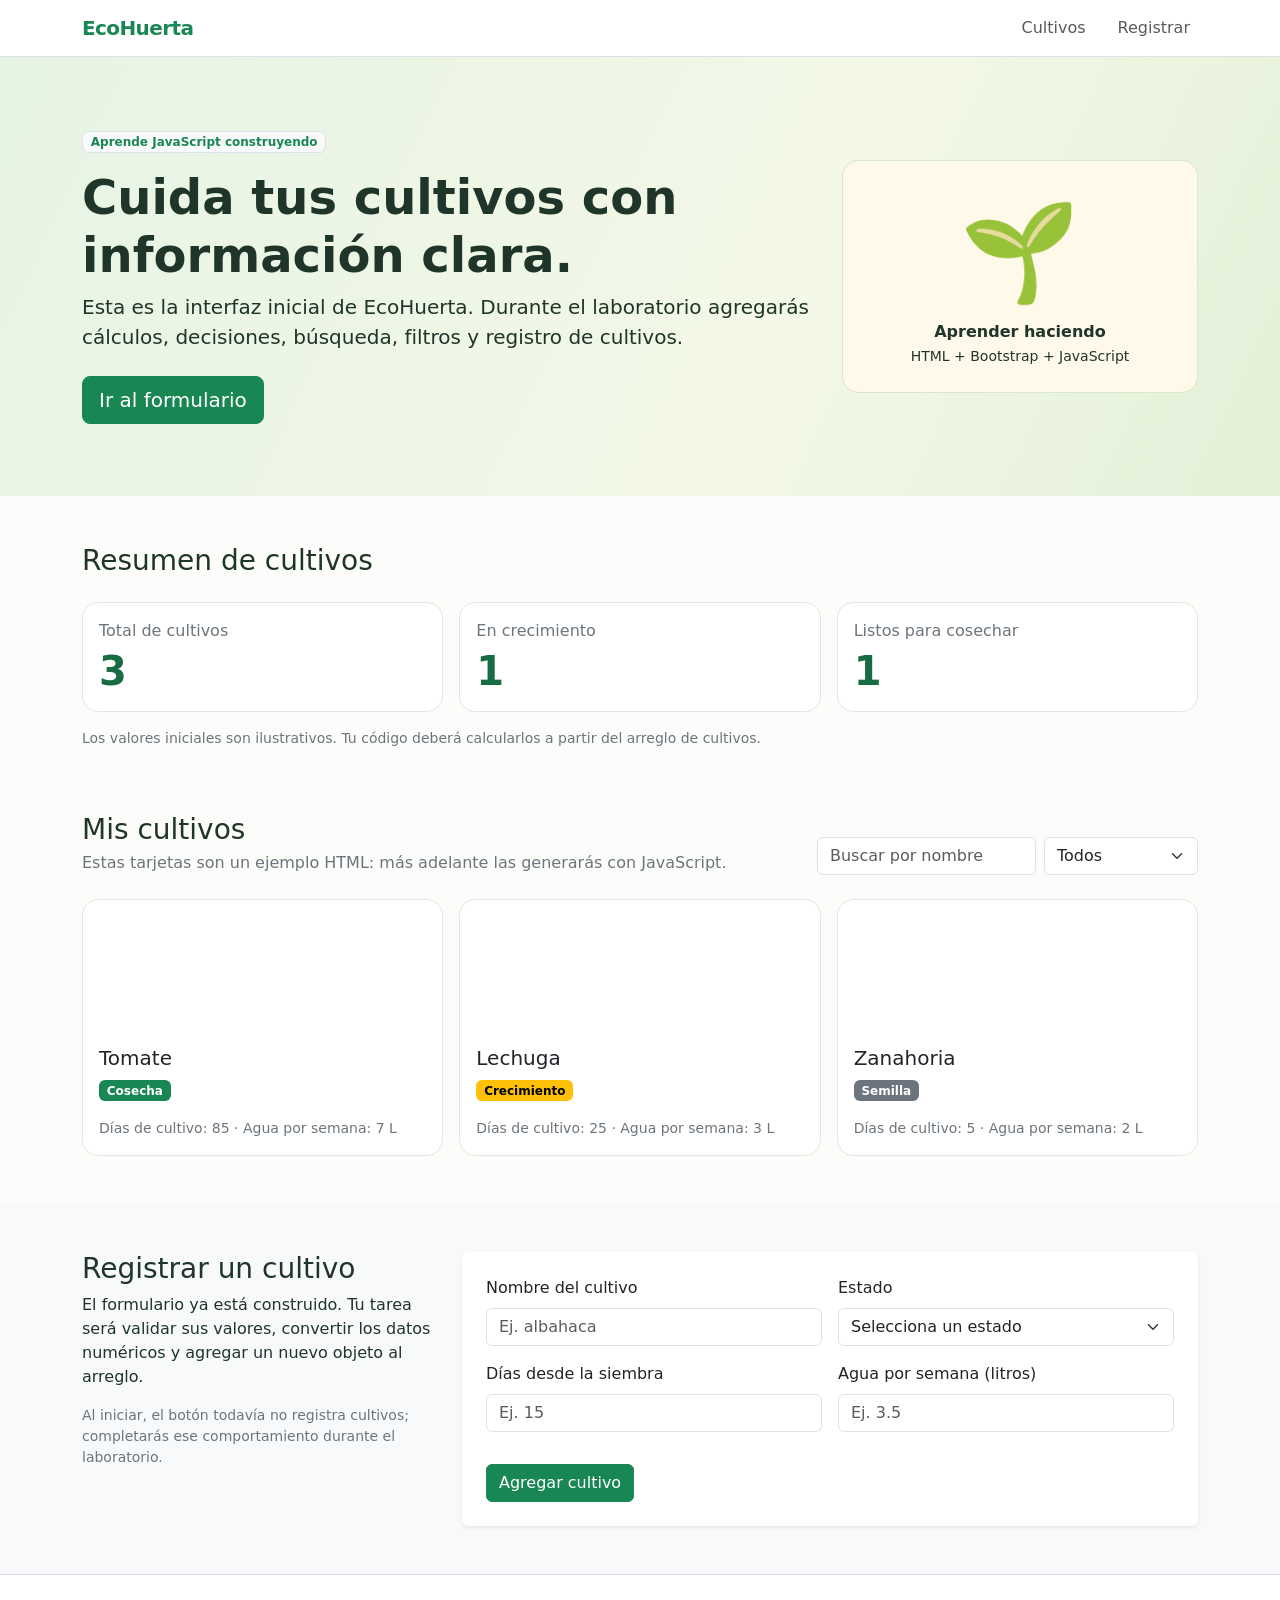
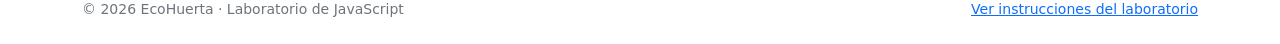
<file: index.html>
<!doctype html>
<html lang="es">
<head>
  <meta charset="utf-8">
  <meta name="viewport" content="width=device-width, initial-scale=1">
  <meta name="description" content="EcoHuerta: proyecto de práctica de JavaScript con Bootstrap">
  <title>EcoHuerta | Gestor de cultivos</title>
  <link href="https://cdn.jsdelivr.net/npm/bootstrap@5.3.8/dist/css/bootstrap.min.css" rel="stylesheet" integrity="sha384-sRIl4kxILFvY47J16cr9ZwB07vP4J8+LH7qKQnuqkuIAvNWLzeN8tE5YBujZqJLB" crossorigin="anonymous">
  <link rel="stylesheet" href="css/style.css">
  <script src="js/main.js" defer></script>
</head>
<body>
  <header class="navbar navbar-expand-lg bg-white border-bottom sticky-top">
    <div class="container">
      <a class="navbar-brand fw-bold text-success" href="#inicio">EcoHuerta</a>
      <nav aria-label="Navegación principal">
        <ul class="navbar-nav flex-row gap-3">
          <li class="nav-item"><a class="nav-link" href="#cultivos">Cultivos</a></li>
          <li class="nav-item"><a class="nav-link" href="#registro">Registrar</a></li>
        </ul>
      </nav>
    </div>
  </header>

  <main id="inicio">
    <section class="hero py-5">
      <div class="container py-4">
        <div class="row align-items-center g-4">
          <div class="col-lg-8">
            <span class="badge text-bg-light border text-success mb-3">Aprende JavaScript construyendo</span>
            <h1 class="display-5 fw-bold">Cuida tus cultivos con información clara.</h1>
            <p class="lead mb-4">Esta es la interfaz inicial de EcoHuerta. Durante el laboratorio agregarás cálculos, decisiones, búsqueda, filtros y registro de cultivos.</p>
            <a class="btn btn-success btn-lg" href="#registro">Ir al formulario</a>
          </div>
          <div class="col-lg-4">
            <div class="hero-art p-4 rounded-4 text-center" aria-label="Ilustración de una planta">
              <div class="plant-illustration" aria-hidden="true">🌱</div>
              <p class="m-0 fw-semibold">Aprender haciendo</p>
              <small>HTML + Bootstrap + JavaScript</small>
            </div>
          </div>
        </div>
      </div>
    </section>

    <section class="container py-5" aria-labelledby="resumenTitulo">
      <h2 id="resumenTitulo" class="h3 mb-4">Resumen de cultivos</h2>
      <div class="row g-3">
        <div class="col-md-4">
          <div class="card summary-card h-100"><div class="card-body">
            <p class="text-secondary mb-1">Total de cultivos</p>
            <p id="totalCultivos" class="display-6 fw-bold mb-0" aria-live="polite">3</p>
          </div></div>
        </div>
        <div class="col-md-4">
          <div class="card summary-card h-100"><div class="card-body">
            <p class="text-secondary mb-1">En crecimiento</p>
            <p id="totalCrecimiento" class="display-6 fw-bold mb-0" aria-live="polite">1</p>
          </div></div>
        </div>
        <div class="col-md-4">
          <div class="card summary-card h-100"><div class="card-body">
            <p class="text-secondary mb-1">Listos para cosechar</p>
            <p id="totalCosecha" class="display-6 fw-bold mb-0" aria-live="polite">1</p>
          </div></div>
        </div>
      </div>
      <p class="small text-secondary mt-3">Los valores iniciales son ilustrativos. Tu código deberá calcularlos a partir del arreglo de cultivos.</p>
    </section>

    <section id="cultivos" class="container pb-5" aria-labelledby="cultivosTitulo">
      <div class="d-flex flex-column flex-lg-row justify-content-between align-items-lg-end gap-3 mb-4">
        <div>
          <h2 id="cultivosTitulo" class="h3 mb-1">Mis cultivos</h2>
          <p class="text-secondary mb-0">Estas tarjetas son un ejemplo HTML: más adelante las generarás con JavaScript.</p>
        </div>
        <div class="row g-2">
          <div class="col-sm-7">
            <label class="form-label visually-hidden" for="busqueda">Buscar por nombre</label>
            <input id="busqueda" type="search" class="form-control" placeholder="Buscar por nombre" autocomplete="off">
          </div>
          <div class="col-sm-5">
            <label class="form-label visually-hidden" for="filtroEstado">Filtrar por estado</label>
            <select id="filtroEstado" class="form-select" aria-label="Filtrar por estado">
              <option value="todos">Todos</option>
              <option value="semilla">Semilla</option>
              <option value="crecimiento">Crecimiento</option>
              <option value="cosecha">Cosecha</option>
            </select>
          </div>
        </div>
      </div>
      <div id="listaCultivos" class="row g-3" aria-live="polite">
        <div class="col-md-6 col-lg-4">
          <article class="card crop-card h-100">
            <div class="crop-cover crop-tomate">TOMATE</div>
            <div class="card-body">
              <div class="d-flex justify-content-between gap-2 align-items-center">
                <h3 class="h5 mb-0">Tomate</h3><span class="badge text-bg-success">Cosecha</span>
              </div>
              <p class="text-secondary small mt-3 mb-0">Días de cultivo: 85 · Agua por semana: 7 L</p>
            </div>
          </article>
        </div>
        <div class="col-md-6 col-lg-4">
          <article class="card crop-card h-100">
            <div class="crop-cover crop-lechuga">LECHUGA</div>
            <div class="card-body">
              <div class="d-flex justify-content-between gap-2 align-items-center">
                <h3 class="h5 mb-0">Lechuga</h3><span class="badge text-bg-warning">Crecimiento</span>
              </div>
              <p class="text-secondary small mt-3 mb-0">Días de cultivo: 25 · Agua por semana: 3 L</p>
            </div>
          </article>
        </div>
        <div class="col-md-6 col-lg-4">
          <article class="card crop-card h-100">
            <div class="crop-cover crop-zanahoria">ZANAHORIA</div>
            <div class="card-body">
              <div class="d-flex justify-content-between gap-2 align-items-center">
                <h3 class="h5 mb-0">Zanahoria</h3><span class="badge text-bg-secondary">Semilla</span>
              </div>
              <p class="text-secondary small mt-3 mb-0">Días de cultivo: 5 · Agua por semana: 2 L</p>
            </div>
          </article>
        </div>
      </div>
      <p id="sinResultados" class="alert alert-info mt-3 d-none" role="status">No hay cultivos que coincidan con la búsqueda.</p>
    </section>

    <section id="registro" class="bg-light py-5" aria-labelledby="registroTitulo">
      <div class="container">
        <div class="row g-4 align-items-start">
          <div class="col-lg-4">
            <h2 id="registroTitulo" class="h3">Registrar un cultivo</h2>
            <p>El formulario ya está construido. Tu tarea será validar sus valores, convertir los datos numéricos y agregar un nuevo objeto al arreglo.</p>
            <p class="small text-secondary">Al iniciar, el botón todavía no registra cultivos; completarás ese comportamiento durante el laboratorio.</p>
          </div>
          <div class="col-lg-8">
            <form id="formCultivo" class="card border-0 shadow-sm" novalidate>
              <div class="card-body p-4">
                <div class="row g-3">
                  <div class="col-md-6">
                    <label for="nombreCultivo" class="form-label">Nombre del cultivo</label>
                    <input id="nombreCultivo" name="nombre" type="text" class="form-control" placeholder="Ej. albahaca" maxlength="50" required>
                  </div>
                  <div class="col-md-6">
                    <label for="estadoCultivo" class="form-label">Estado</label>
                    <select id="estadoCultivo" name="estado" class="form-select" required>
                      <option value="">Selecciona un estado</option>
                      <option value="semilla">Semilla</option>
                      <option value="crecimiento">Crecimiento</option>
                      <option value="cosecha">Cosecha</option>
                    </select>
                  </div>
                  <div class="col-md-6">
                    <label for="diasCultivo" class="form-label">Días desde la siembra</label>
                    <input id="diasCultivo" name="dias" type="number" class="form-control" min="0" step="1" placeholder="Ej. 15" required>
                  </div>
                  <div class="col-md-6">
                    <label for="aguaCultivo" class="form-label">Agua por semana (litros)</label>
                    <input id="aguaCultivo" name="agua" type="number" class="form-control" min="0" step="any" placeholder="Ej. 3.5" required>
                  </div>
                </div>
                <div id="mensajeFormulario" class="mt-3" role="status" aria-live="polite"></div>
                <button id="guardarCultivo" type="submit" class="btn btn-success mt-3">Agregar cultivo</button>
              </div>
            </form>
          </div>
        </div>
      </div>
    </section>
  </main>
  <footer class="border-top py-4 bg-white">
    <div class="container d-flex flex-wrap justify-content-between gap-2 small text-secondary">
      <span>© <span id="anio">2026</span> EcoHuerta · Laboratorio de JavaScript</span>
      <a href="https://github.com/ethan-fullstack/ecohuerta-bootstrap-js-eii/blob/main/laboratorios/laboratorio-01.md">Ver instrucciones del laboratorio</a>
    </div>
  </footer>
</body>
</html>
</file>
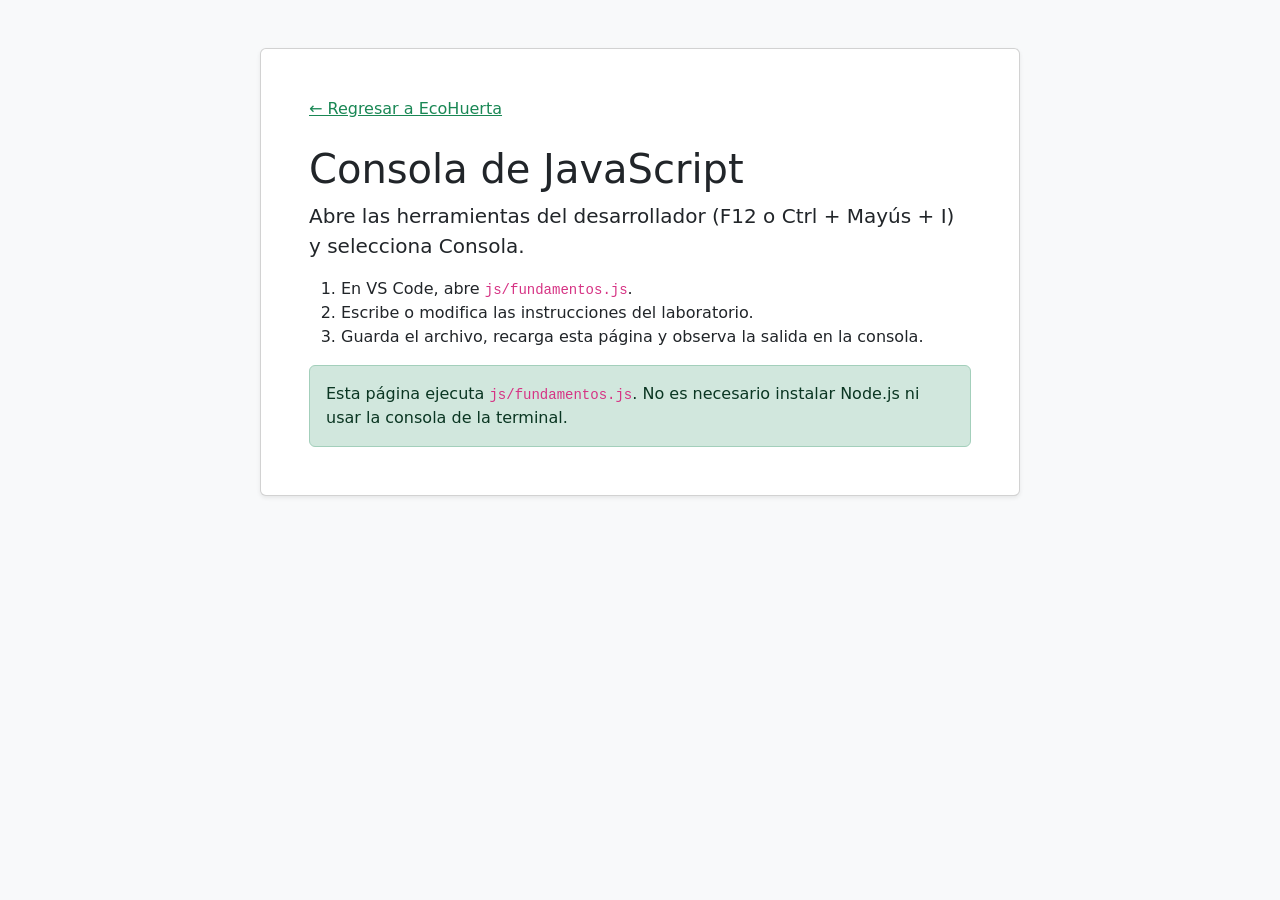
<file: fundamentos.html>
<!doctype html>
<html lang="es">
<head>
  <meta charset="utf-8">
  <meta name="viewport" content="width=device-width, initial-scale=1">
  <title>EcoHuerta | Consola de JavaScript</title>
  <link href="https://cdn.jsdelivr.net/npm/bootstrap@5.3.8/dist/css/bootstrap.min.css" rel="stylesheet" integrity="sha384-sRIl4kxILFvY47J16cr9ZwB07vP4J8+LH7qKQnuqkuIAvNWLzeN8tE5YBujZqJLB" crossorigin="anonymous">
  <script src="js/fundamentos.js" defer></script>
</head>
<body class="bg-light">
  <main class="container py-5">
    <div class="card shadow-sm mx-auto" style="max-width: 760px">
      <div class="card-body p-4 p-md-5">
        <a href="index.html" class="link-success">← Regresar a EcoHuerta</a>
        <h1 class="mt-4">Consola de JavaScript</h1>
        <p class="lead">Abre las herramientas del desarrollador (F12 o Ctrl + Mayús + I) y selecciona <strong>Consola</strong>.</p>
        <ol>
          <li>En VS Code, abre <code>js/fundamentos.js</code>.</li>
          <li>Escribe o modifica las instrucciones del laboratorio.</li>
          <li>Guarda el archivo, recarga esta página y observa la salida en la consola.</li>
        </ol>
        <div class="alert alert-success mb-0">Esta página ejecuta <code>js/fundamentos.js</code>. No es necesario instalar Node.js ni usar la consola de la terminal.</div>
      </div>
    </div>
  </main>
</body>
</html>
</file>
<file: css/style.css>
:root {
  --eco-verde: #176c43;
  --eco-oscuro: #10462e;
  --eco-claro: #e8f4e9;
}

html { scroll-behavior: smooth; }
body { color: #203529; background: #fcfdfa; }
.navbar-brand { letter-spacing: -.03em; }
.hero { background: linear-gradient(115deg, #e6f4e4 0%, #f4f8e7 62%, #e2f0d7 100%); }
.hero .lead { max-width: 60ch; }
.hero-art { background: #fff9e9; border: 1px solid #d8e8c9; }
.plant-illustration { font-size: 6rem; line-height: 1.4; }
.summary-card, .crop-card { border-color: #e0e8dd; border-radius: 1rem; }
.summary-card .display-6 { color: var(--eco-verde); }
.crop-card { overflow: hidden; transition: transform .15s ease, box-shadow .15s ease; }
.crop-card:hover { transform: translateY(-2px); box-shadow: 0 .6rem 1.3rem rgb(20 70 40 / 10%); }
.crop-cover { min-height: 130px; display: grid; place-items: center; letter-spacing: .14em; font-weight: 800; color: #fff; }
.crop-tomate { background: linear-gradient(135deg, #b83131, #e57a48); }
.crop-lechuga { background: linear-gradient(135deg, #347f4f, #81b964); }
.crop-zanahoria { background: linear-gradient(135deg, #bd6525, #e6a140); }
.crop-generico { background: linear-gradient(135deg, #246544, #62a878); }
#listaCultivos .badge { font-weight: 600; }
:focus-visible { outline-offset: 3px; }
@media (prefers-reduced-motion: reduce) {
  html { scroll-behavior: auto; }
  .crop-card { transition: none; }
}
</file>
